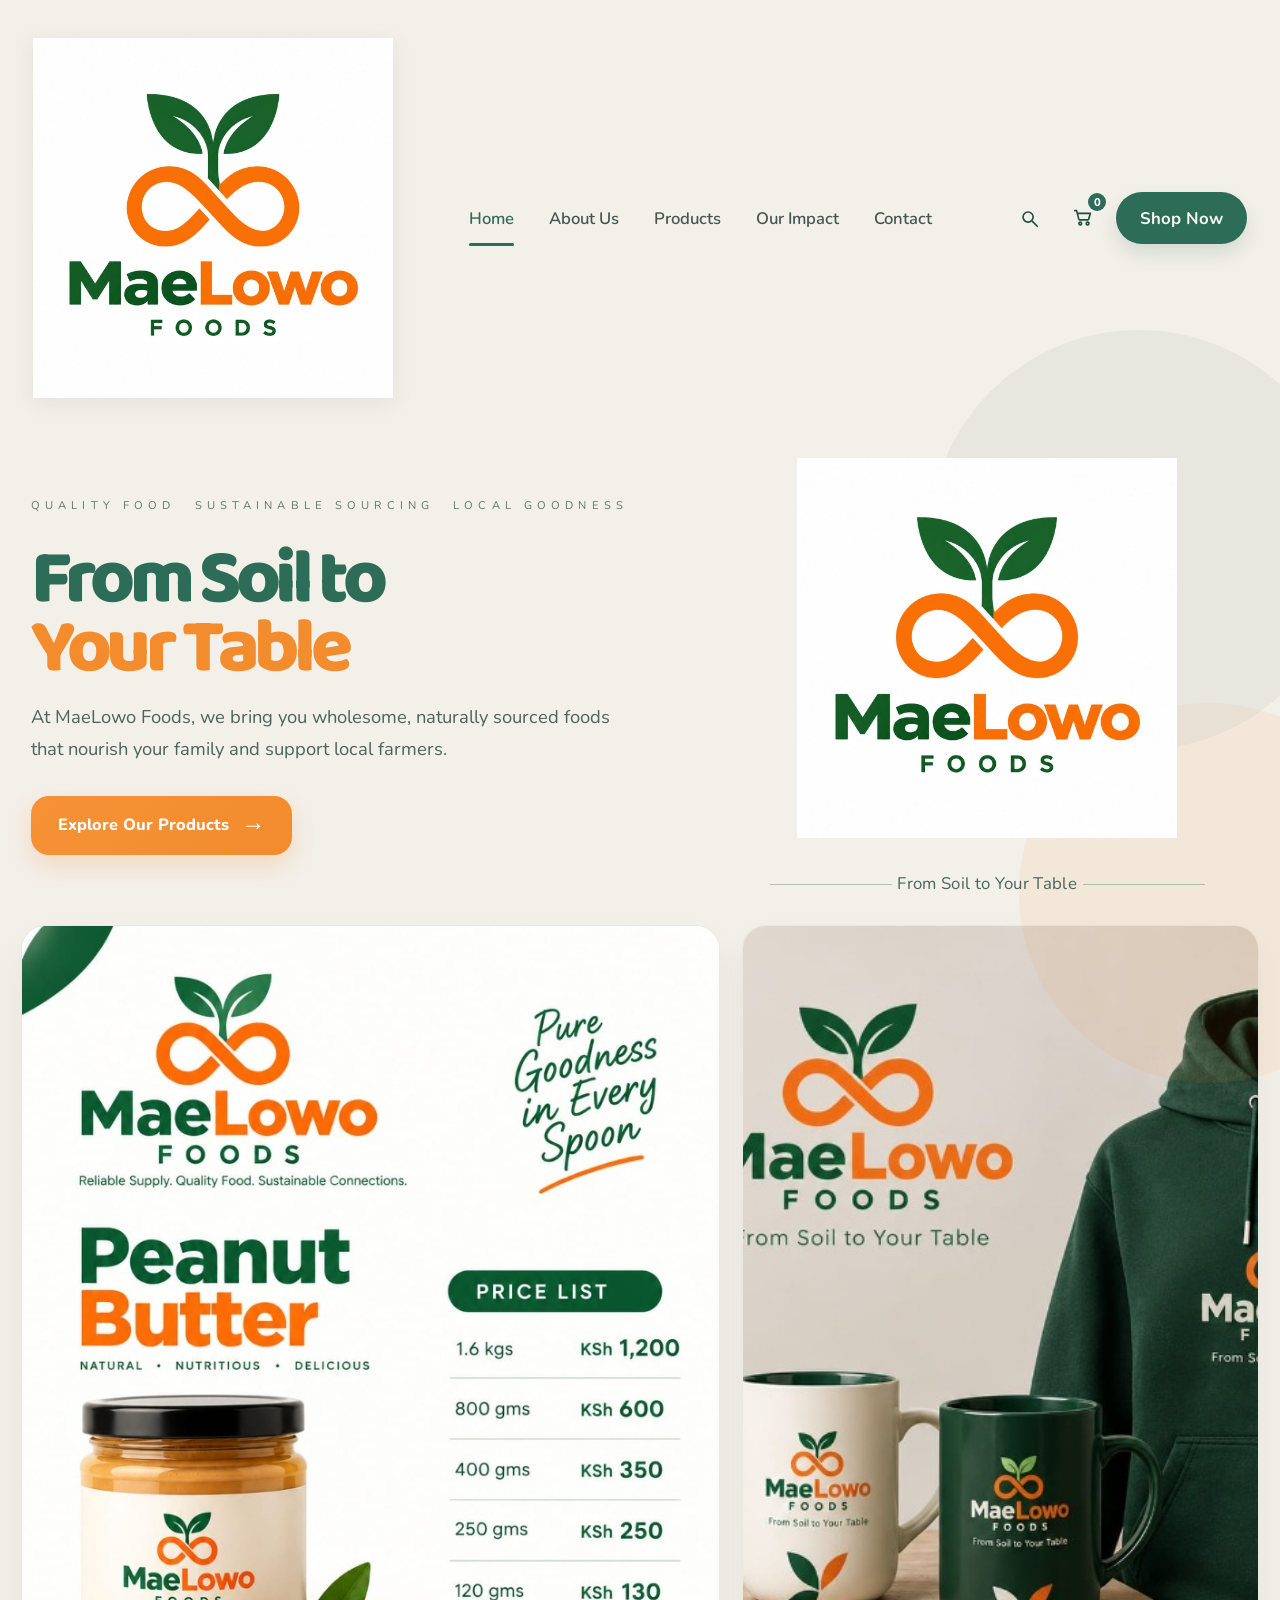
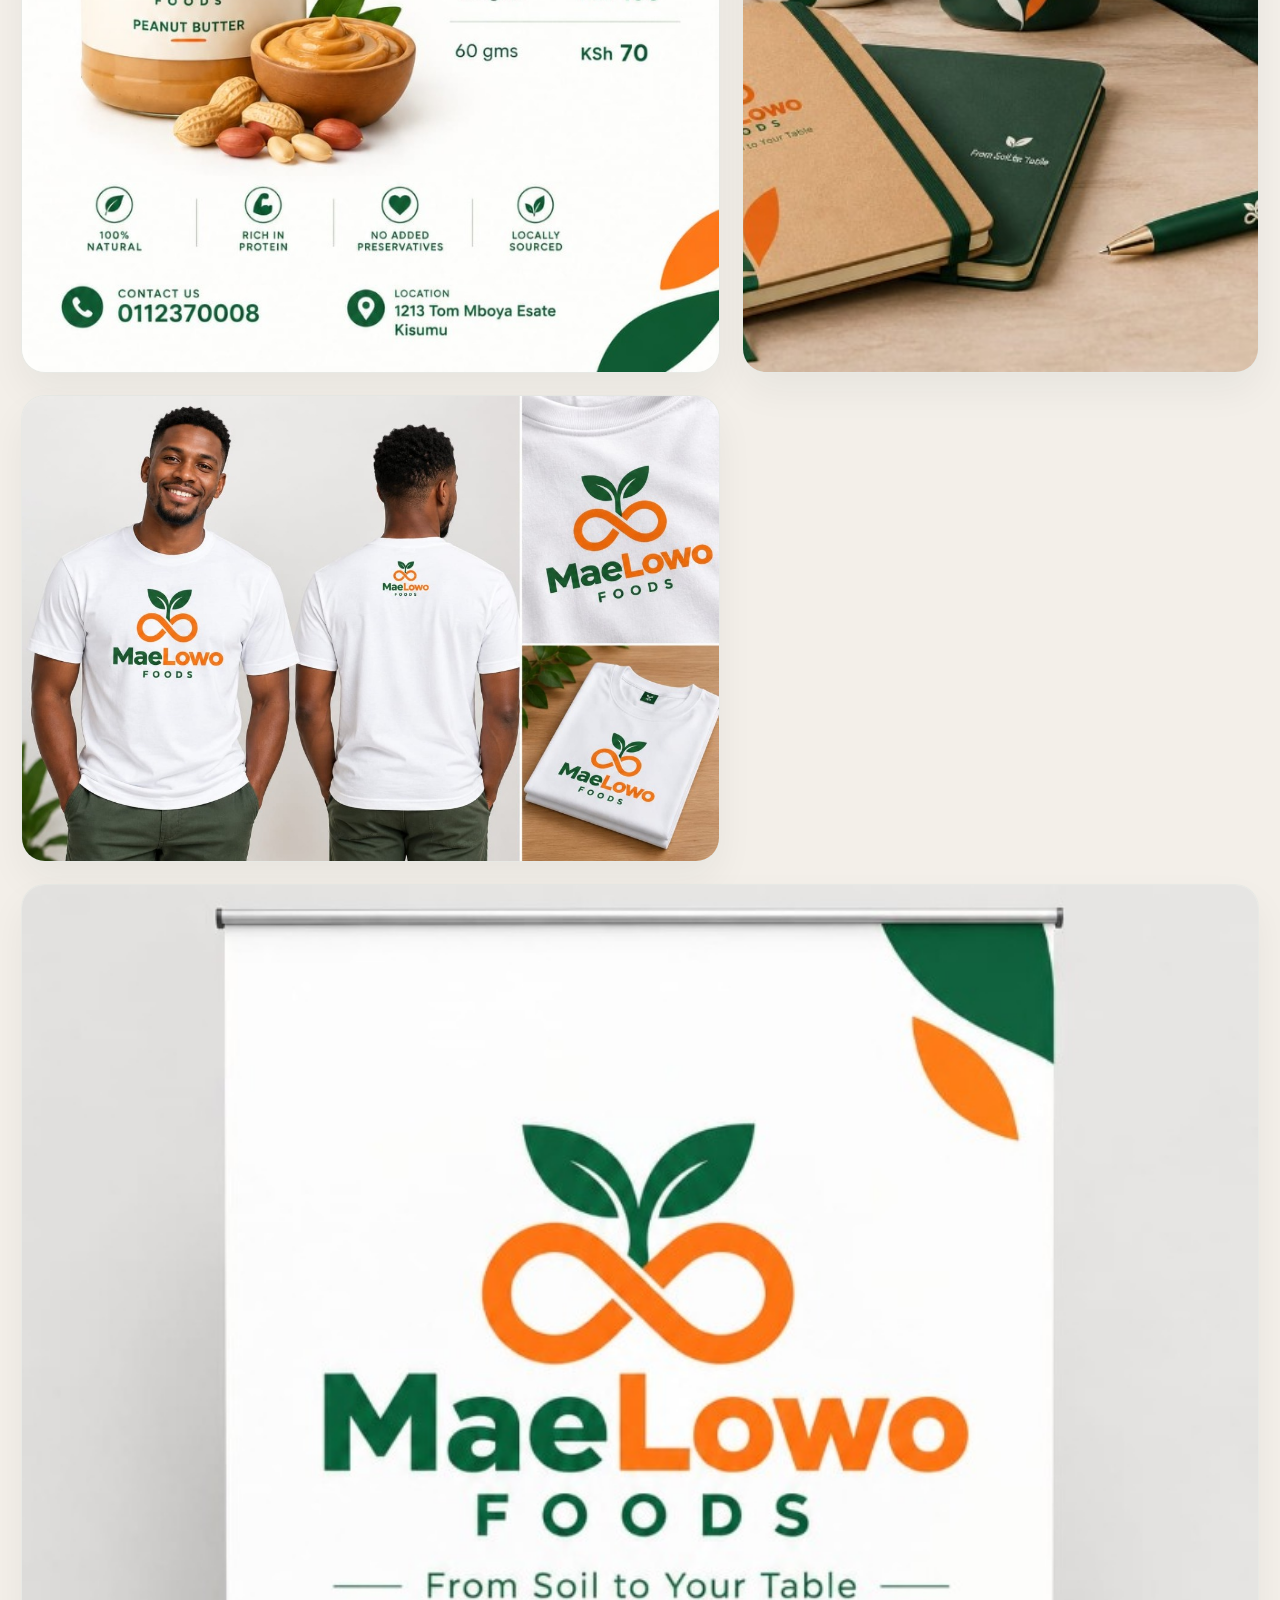
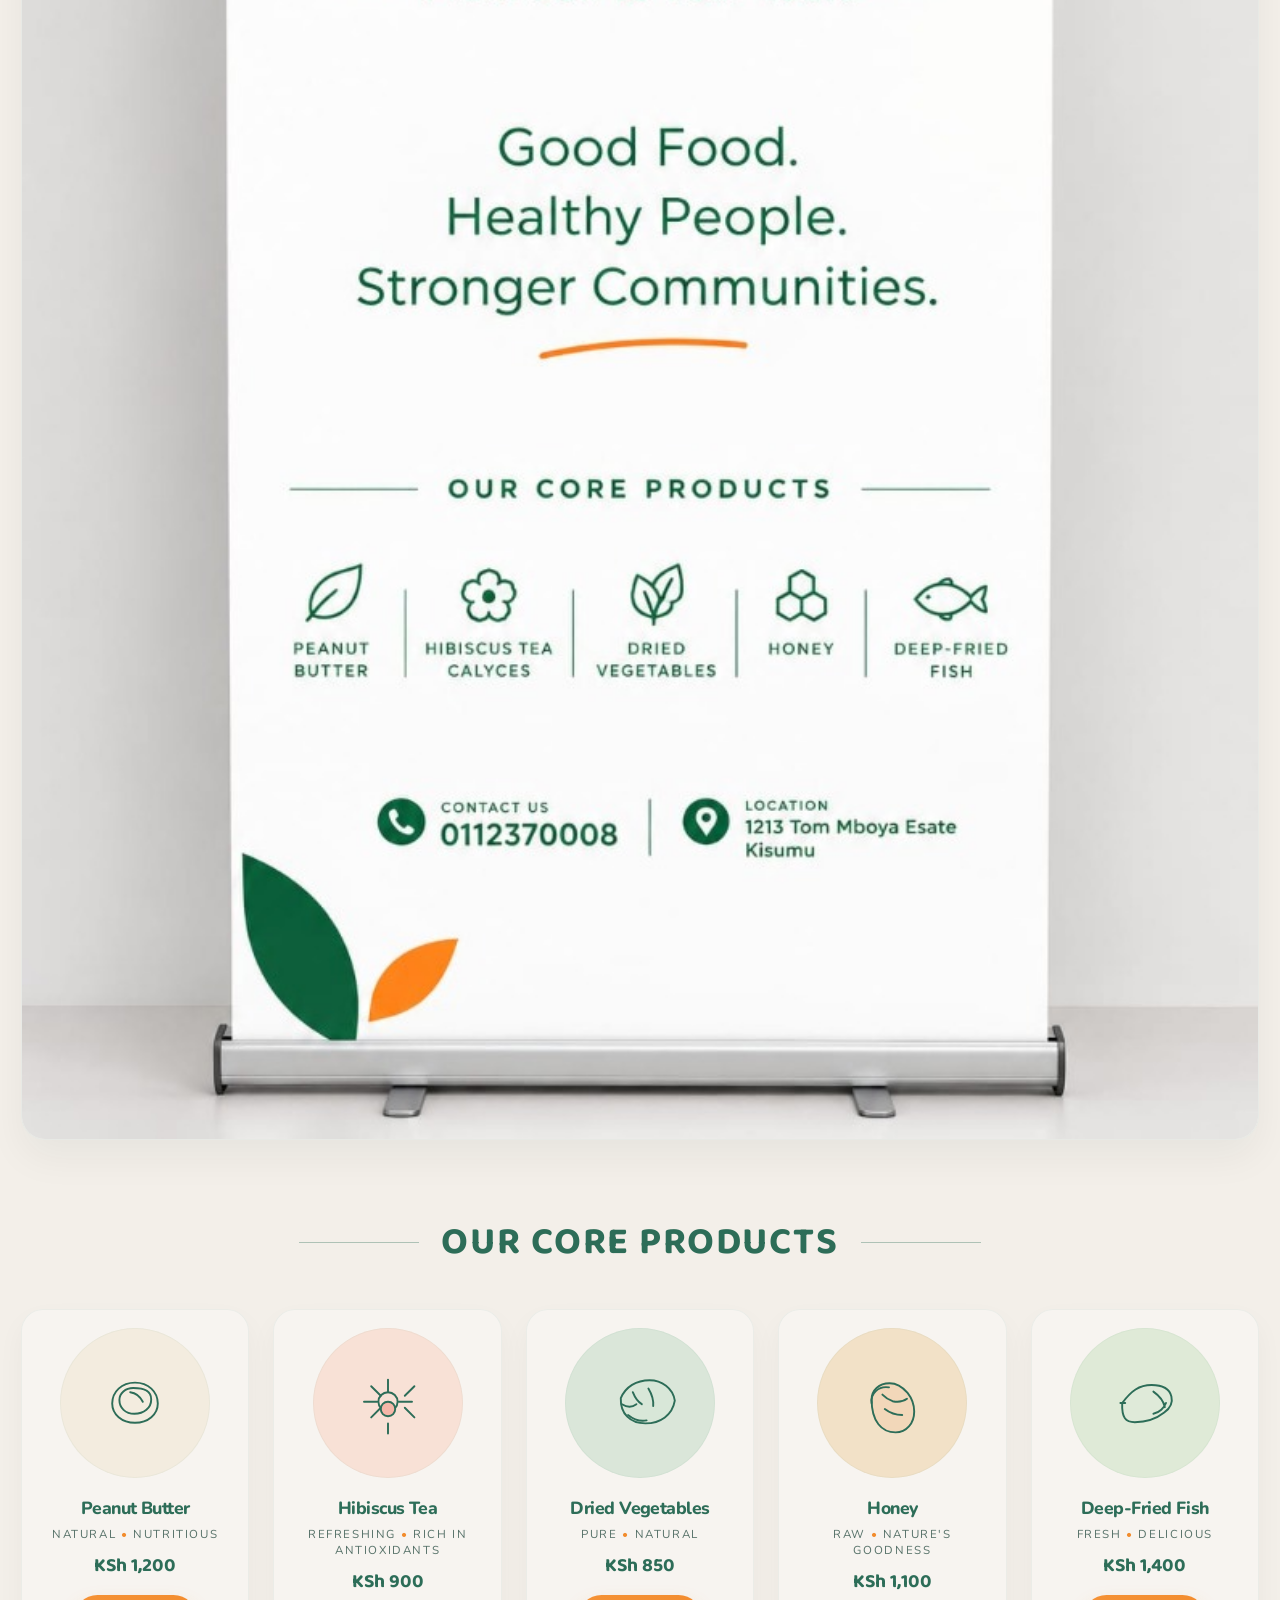
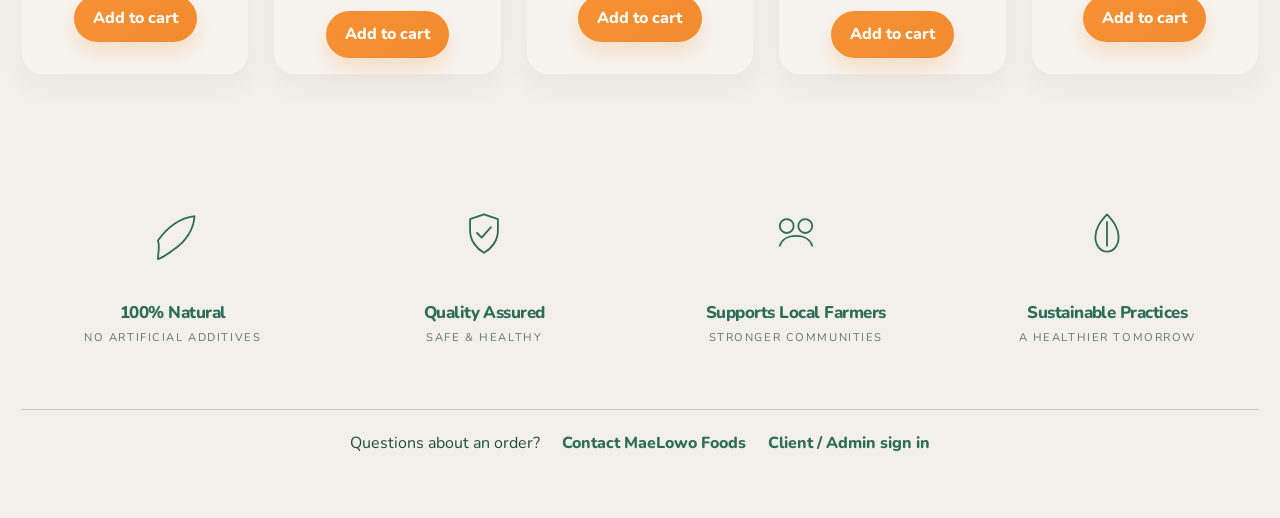
<file: index.html>
﻿<!DOCTYPE html>
<html lang="en">
  <head>
    <meta charset="UTF-8" />
    <meta name="viewport" content="width=device-width, initial-scale=1.0" />
    <title>MaeLowo Foods</title>
    <link rel="preconnect" href="https://fonts.googleapis.com" />
    <link rel="preconnect" href="https://fonts.gstatic.com" crossorigin />
    <link href="https://fonts.googleapis.com/css2?family=Baloo+2:wght@400;500;600;700;800&family=Nunito:wght@400;600;700;800&display=swap" rel="stylesheet" />
    <link rel="stylesheet" href="style.css" />
  </head>
  <body>
    <div class="page-shell">
      <header class="topbar">
        <div class="brand" aria-label="MaeLowo Foods logo">
          <img src="logo.jpeg" alt="MaeLowo Foods logo" class="brand-mark" />
        </div>

        <button class="menu-toggle" aria-label="Toggle menu" aria-expanded="false">
          <span></span><span></span><span></span>
        </button>

        <nav class="main-nav" aria-label="Main navigation">
          <a href="#" class="active">Home</a>
          <a href="#about">About Us</a>
          <a href="#products">Products</a>
          <a href="#impact">Our Impact</a>
          <a href="#contact">Contact</a>
        </nav>

        <div class="nav-actions">
          <button class="icon-button" aria-label="Search">
            <svg viewBox="0 0 24 24" aria-hidden="true"><circle cx="11" cy="11" r="5.5"></circle><path d="M16 16l5 5"></path></svg>
          </button>
          <button class="icon-button cart-button" aria-label="Cart">
            <svg viewBox="0 0 24 24" aria-hidden="true"><circle cx="9" cy="18" r="1.5"></circle><circle cx="17" cy="18" r="1.5"></circle><path d="M3 4h2l2.4 9.2a1 1 0 0 0 1 .8h8.8a1 1 0 0 0 1-.8L20 7H7"></path></svg>
            <span class="cart-count">0</span>
          </button>
          <a href="sign.html" class="cta-button">Shop Now</a>
        </div>
      </header>

      <main class="content">
        <section class="hero" id="about">
          <div class="hero-copy">
            <div class="micro-tags">
              <span>QUALITY FOOD</span>
              <span>SUSTAINABLE SOURCING</span>
              <span>LOCAL GOODNESS</span>
            </div>

            <h1>From Soil to<br /><span>Your Table</span></h1>

            <p>
              At MaeLowo Foods, we bring you wholesome, naturally sourced foods
              that nourish your family and support local farmers.
            </p>

            <a class="primary-btn" href="#products">Explore Our Products <span>→</span></a>
          </div>

          <div class="hero-brand-panel" aria-label="MaeLowo brand panel">
            <img src="logo.jpeg" alt="MaeLowo Foods logo" class="hero-mark" />

            <div class="brand-divider">
              <span>From Soil to Your Table</span>
            </div>
          </div>
        </section>

        <section class="showcase" aria-label="MaeLowo product showcase">
          <div class="showcase-card showcase-main">
            <img src="assets/images/peanut-poster.jpeg" alt="MaeLowo peanut butter product poster" />
          </div>
          <div class="showcase-card showcase-side">
            <img src="assets/images/merch-set.jpeg" alt="MaeLowo branded merchandise" />
          </div>
          <div class="showcase-card showcase-side alt">
            <img src="assets/images/tshirt-mockup.jpeg" alt="MaeLowo t-shirt mockup" />
          </div>
          <div class="showcase-card showcase-banner">
            <img src="assets/images/rollup-banner.jpeg" alt="MaeLowo banner mockup" />
          </div>
        </section>

        <section class="products" id="products">
          <div class="section-header">
            <span class="rule"></span>
            <h2>OUR CORE PRODUCTS</h2>
            <span class="rule"></span>
          </div>

          <div class="product-grid product-choices">
            <article class="product-item product-card" data-name="Peanut Butter" data-price="1200">
              <div class="product-icon peanut">
                <svg viewBox="0 0 120 120" aria-hidden="true">
                  <path d="M60 26c22 0 38 15 38 35 0 18-16 32-38 32-22 0-38-14-38-32 0-20 16-35 38-35Zm-3 9c-13 0-23 9-23 20 0 13 10 23 25 23 16 0 28-10 28-24 0-15-12-19-30-19Z"></path>
                  <path d="M52 42c9 1 17 8 21 16"></path>
                </svg>
              </div>
              <h3>Peanut Butter</h3>
              <p>NATURAL <span>•</span> NUTRITIOUS</p>
              <div class="price-row"><span>KSh 1,200</span></div>
              <button class="buy-btn" type="button">Add to cart</button>
            </article>

            <article class="product-item product-card" data-name="Hibiscus Tea" data-price="900">
              <div class="product-icon hibiscus">
                <svg viewBox="0 0 120 120" aria-hidden="true">
                  <g fill="none" stroke-linecap="round" stroke-linejoin="round">
                    <circle cx="60" cy="58" r="16"></circle>
                    <path d="M60 42V21M60 94v17M42 58H20M100 58h-22M48 48 32 32M88 48l16-16M48 68l-16 16M88 68l16 16"></path>
                    <path d="M60 82c-7 0-12-5-12-12s5-12 12-12 12 5 12 12-5 12-12 12Z" fill="#f5b6a8"></path>
                  </g>
                </svg>
              </div>
              <h3>Hibiscus Tea</h3>
              <p>REFRESHING <span>•</span> RICH IN ANTIOXIDANTS</p>
              <div class="price-row"><span>KSh 900</span></div>
              <button class="buy-btn" type="button">Add to cart</button>
            </article>

            <article class="product-item product-card" data-name="Dried Vegetables" data-price="850">
              <div class="product-icon vegetables">
                <svg viewBox="0 0 120 120" aria-hidden="true">
                  <path d="M28 52c8-19 26-30 48-30 20 0 39 13 42 34-4 24-24 38-49 38-25 0-42-16-41-42Z" fill="#d8e7d8"></path>
                  <path d="M30 62c8 5 16 6 24 0M48 42c4 10 8 16 15 20M74 36c6 10 9 17 8 29M40 80c10 8 21 11 31 9"></path>
                </svg>
              </div>
              <h3>Dried Vegetables</h3>
              <p>PURE <span>•</span> NATURAL</p>
              <div class="price-row"><span>KSh 850</span></div>
              <button class="buy-btn" type="button">Add to cart</button>
            </article>

            <article class="product-item product-card" data-name="Honey" data-price="1100">
              <div class="product-icon honey">
                <svg viewBox="0 0 120 120" aria-hidden="true">
                  <path d="M26 54c0-15 12-27 30-27 14 0 23 8 30 16 7 9 11 17 11 31 0 20-13 35-31 35-23 0-40-18-40-55Z" fill="#f2d7b9"></path>
                  <path d="M44 46c6 6 11 9 17 11 9 2 17 1 24-4"></path>
                  <path d="M48 70c9 7 19 10 29 10"></path>
                  <path d="M55 34c-18-3-31 11-29 26"></path>
                </svg>
              </div>
              <h3>Honey</h3>
              <p>RAW <span>•</span> NATURE'S GOODNESS</p>
              <div class="price-row"><span>KSh 1,100</span></div>
              <button class="buy-btn" type="button">Add to cart</button>
            </article>

            <article class="product-item product-card" data-name="Deep-Fried Fish" data-price="1400">
              <div class="product-icon fish">
                <svg viewBox="0 0 120 120" aria-hidden="true">
                  <path d="M22 60c15-20 28-30 49-30 24 0 31 11 33 19 2 8 0 18-12 27-15 12-30 16-49 16-15 0-22-7-21-32Z" fill="#dfead9"></path>
                  <path d="M74 41c10 7 17 15 19 26M74 78c10-2 18-10 21-18M27 60h-8"></path>
                </svg>
              </div>
              <h3>Deep-Fried Fish</h3>
              <p>FRESH <span>•</span> DELICIOUS</p>
              <div class="price-row"><span>KSh 1,400</span></div>
              <button class="buy-btn" type="button">Add to cart</button>
            </article>
          </div>
          <p class="catalog-message" id="catalog-message" role="status" hidden></p>
        </section>

        <aside class="cart-panel" id="cart-panel" aria-live="polite">
          <div class="cart-header">
            <h3>Your cart</h3>
            <button class="close-cart" type="button" aria-label="Close cart">×</button>
          </div>
          <ul class="cart-items" id="cart-items"></ul>
          <div class="cart-summary">
            <div class="summary-row"><span>Subtotal</span><strong id="subtotal">KSh 0</strong></div>
            <button class="checkout-btn" type="button">Checkout</button>
          </div>
        </aside>

        <section class="benefits" id="impact" aria-label="Our values">
          <div class="benefit-item">
            <div class="benefit-icon leaf">
              <svg viewBox="0 0 100 100" aria-hidden="true"><path d="M24 63c18-25 40-39 63-42-1 21-14 43-35 57-12 9-21 15-28 17 0-12 4-20 0-32Z"></path></svg>
            </div>
            <strong>100% Natural</strong>
            <span>No artificial additives</span>
          </div>

          <div class="benefit-item">
            <div class="benefit-icon badge">
              <svg viewBox="0 0 100 100" aria-hidden="true"><path d="M50 18l24 8v20c0 17-11 31-24 38-13-7-24-21-24-38V26l24-8Z"></path><path d="M38 50l8 8 16-18"></path></svg>
            </div>
            <strong>Quality Assured</strong>
            <span>Safe &amp; healthy</span>
          </div>

          <div class="benefit-item">
            <div class="benefit-icon people">
              <svg viewBox="0 0 100 100" aria-hidden="true"><circle cx="34" cy="38" r="12"></circle><circle cx="66" cy="38" r="12"></circle><path d="M22 72c3-10 13-17 28-17s25 7 28 17"></path></svg>
            </div>
            <strong>Supports Local Farmers</strong>
            <span>Stronger communities</span>
          </div>

          <div class="benefit-item">
            <div class="benefit-icon eco">
              <svg viewBox="0 0 100 100" aria-hidden="true"><path d="M50 18c12 13 20 24 20 39 0 15-9 25-20 25-11 0-20-10-20-25 0-15 8-26 20-39Zm0 13v41"></path></svg>
            </div>
            <strong>Sustainable Practices</strong>
            <span>A healthier tomorrow</span>
          </div>
        </section>
        <footer class="store-footer" id="contact">
          <span>Questions about an order?</span>
          <a href="mailto:owinocliff328@gmail.com">Contact MaeLowo Foods</a>
          <a href="sign.html">Client / Admin sign in</a>
        </footer>
      </main>
    </div>

    <script type="module" src="storefront.js"></script>
  </body>
</html>
</file>
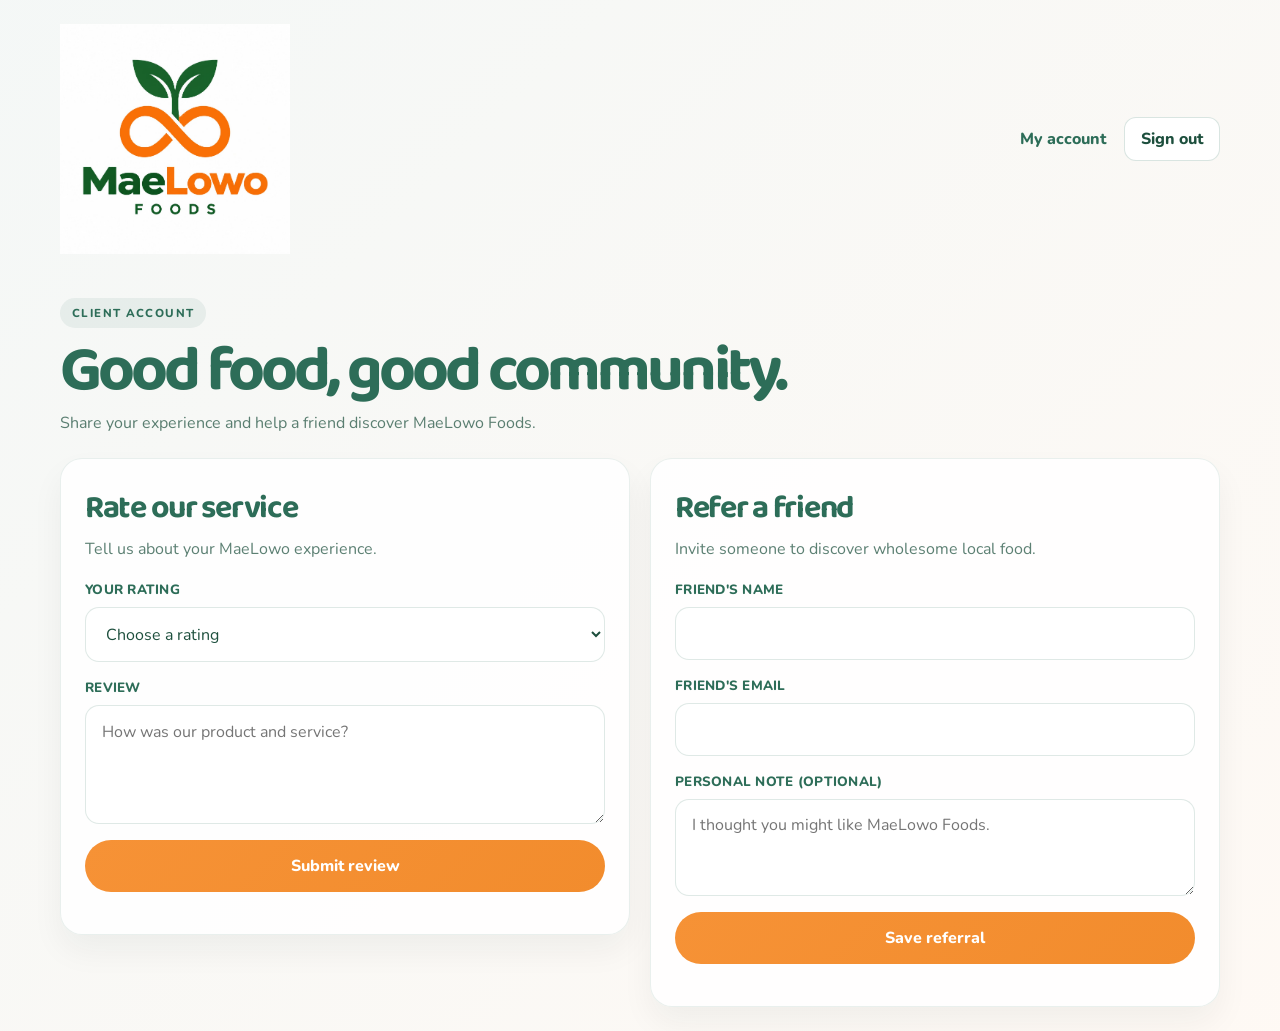
<file: account.html>
<!DOCTYPE html>
<html lang="en">
  <head>
    <meta charset="UTF-8" />
    <meta name="viewport" content="width=device-width, initial-scale=1.0" />
    <title>MaeLowo Foods | My Account</title>
    <link rel="preconnect" href="https://fonts.googleapis.com" />
    <link rel="preconnect" href="https://fonts.gstatic.com" crossorigin />
    <link href="https://fonts.googleapis.com/css2?family=Baloo+2:wght@400;500;600;700;800&family=Nunito:wght@400;600;700;800&display=swap" rel="stylesheet" />
    <link rel="stylesheet" href="style.css" />
  </head>
  <body class="portal-body">
    <main class="portal-shell">
      <header class="portal-header">
        <a href="index.html" class="portal-logo"><img src="logo.jpeg" alt="MaeLowo Foods home" /></a>
        <div class="portal-user">
          <span id="client-name">My account</span>
          <button class="outline-button" id="sign-out" type="button">Sign out</button>
        </div>
      </header>

      <section class="portal-intro">
        <span class="section-tag">Client account</span>
        <h1>Good food, good community.</h1>
        <p>Share your experience and help a friend discover MaeLowo Foods.</p>
      </section>

      <div class="portal-grid">
        <section class="portal-card">
          <h2>Rate our service</h2>
          <p>Tell us about your MaeLowo experience.</p>
          <form id="review-form" class="portal-form">
            <div class="field">
              <label for="rating">Your rating</label>
              <select id="rating" required>
                <option value="">Choose a rating</option>
                <option value="5">5 — Excellent</option>
                <option value="4">4 — Very good</option>
                <option value="3">3 — Good</option>
                <option value="2">2 — Fair</option>
                <option value="1">1 — Needs improvement</option>
              </select>
            </div>
            <div class="field">
              <label for="review">Review</label>
              <textarea id="review" rows="4" minlength="5" maxlength="2000" required placeholder="How was our product and service?"></textarea>
            </div>
            <button class="primary auth-btn" type="submit">Submit review</button>
          </form>
          <p class="portal-message" id="review-message" role="status" aria-live="polite" hidden></p>
          <div class="portal-list" id="my-reviews"></div>
        </section>

        <section class="portal-card">
          <h2>Refer a friend</h2>
          <p>Invite someone to discover wholesome local food.</p>
          <form id="referral-form" class="portal-form">
            <div class="field">
              <label for="friend-name">Friend's name</label>
              <input id="friend-name" type="text" maxlength="120" required />
            </div>
            <div class="field">
              <label for="friend-email">Friend's email</label>
              <input id="friend-email" type="email" required />
            </div>
            <div class="field">
              <label for="referral-message">Personal note (optional)</label>
              <textarea id="referral-message" rows="3" maxlength="500" placeholder="I thought you might like MaeLowo Foods."></textarea>
            </div>
            <button class="primary auth-btn" type="submit">Save referral</button>
          </form>
          <p class="portal-message" id="referral-message-status" role="status" aria-live="polite" hidden></p>
          <div class="portal-list" id="my-referrals"></div>
        </section>
      </div>
      <p class="portal-message portal-global-message" id="portal-message" role="status" aria-live="polite" hidden></p>
    </main>
    <script type="module" src="account.js"></script>
  </body>
</html>
</file>
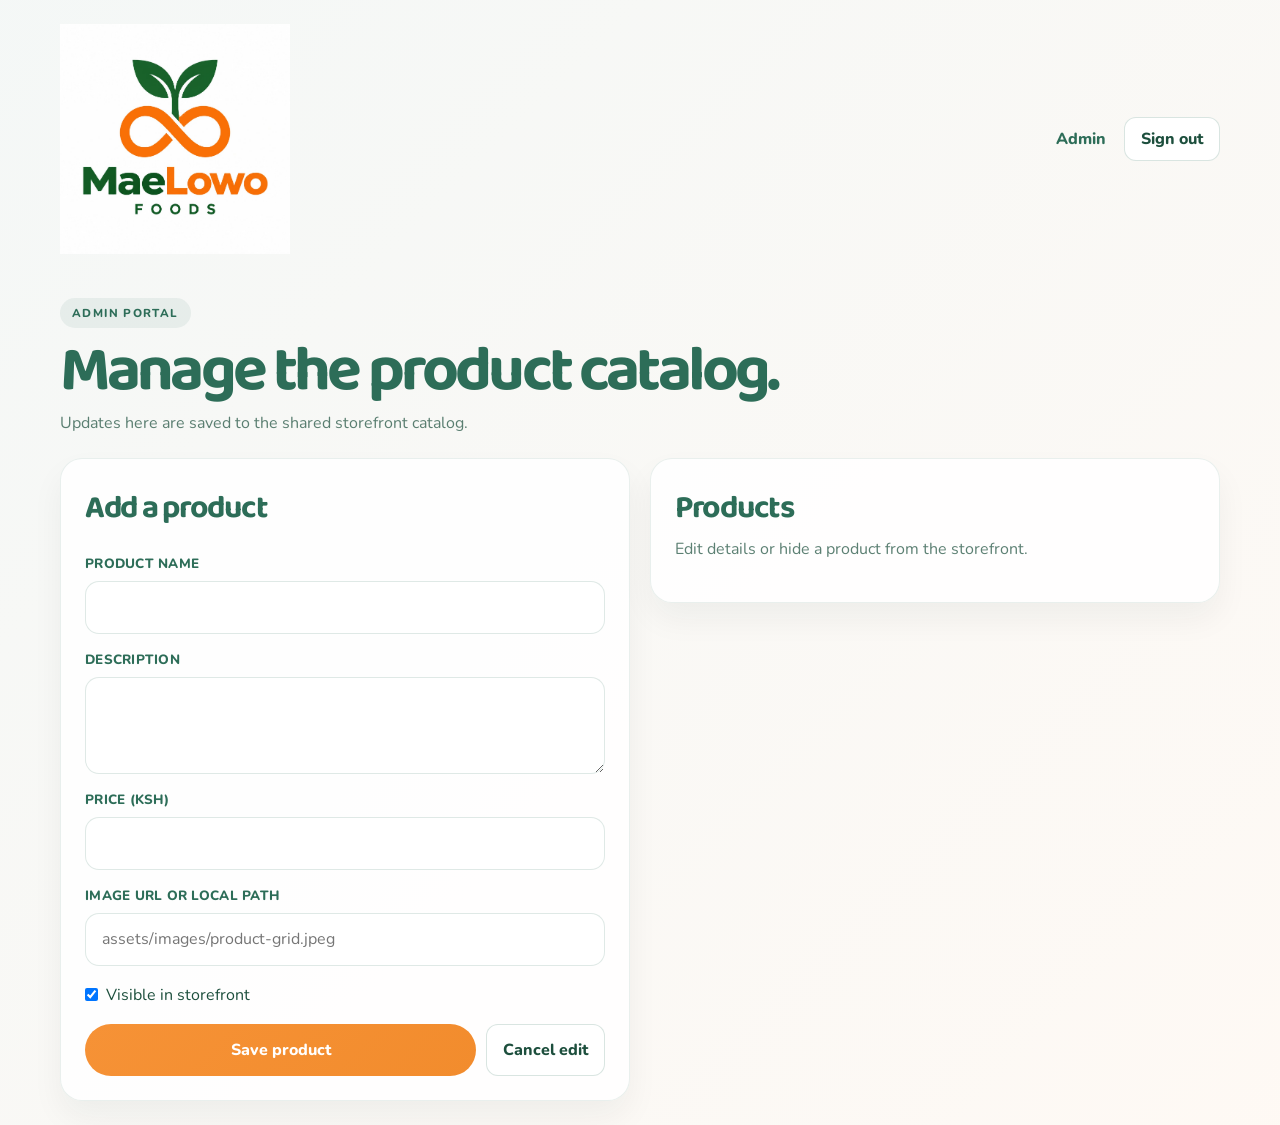
<file: admin.html>
<!DOCTYPE html>
<html lang="en">
  <head>
    <meta charset="UTF-8" />
    <meta name="viewport" content="width=device-width, initial-scale=1.0" />
    <title>MaeLowo Foods | Admin</title>
    <link rel="preconnect" href="https://fonts.googleapis.com" />
    <link rel="preconnect" href="https://fonts.gstatic.com" crossorigin />
    <link href="https://fonts.googleapis.com/css2?family=Baloo+2:wght@400;500;600;700;800&family=Nunito:wght@400;600;700;800&display=swap" rel="stylesheet" />
    <link rel="stylesheet" href="style.css" />
  </head>
  <body class="portal-body">
    <main class="portal-shell">
      <header class="portal-header">
        <a href="index.html" class="portal-logo"><img src="logo.jpeg" alt="MaeLowo Foods home" /></a>
        <div class="portal-user">
          <span id="admin-name">Admin</span>
          <button class="outline-button" id="sign-out" type="button">Sign out</button>
        </div>
      </header>

      <section class="portal-intro">
        <span class="section-tag">Admin portal</span>
        <h1>Manage the product catalog.</h1>
        <p>Updates here are saved to the shared storefront catalog.</p>
      </section>

      <div class="admin-layout">
        <section class="portal-card">
          <h2 id="product-form-title">Add a product</h2>
          <form id="product-form" class="portal-form">
            <input id="product-id" type="hidden" />
            <div class="field">
              <label for="product-name">Product name</label>
              <input id="product-name" type="text" maxlength="120" required />
            </div>
            <div class="field">
              <label for="product-description">Description</label>
              <textarea id="product-description" rows="3" maxlength="1000"></textarea>
            </div>
            <div class="field">
              <label for="product-price">Price (KSh)</label>
              <input id="product-price" type="number" min="0" step="1" required />
            </div>
            <div class="field">
              <label for="product-image">Image URL or local path</label>
              <input id="product-image" type="text" maxlength="500" placeholder="assets/images/product-grid.jpeg" />
            </div>
            <label class="checkbox-row product-active"><input id="product-active" type="checkbox" checked /> <span>Visible in storefront</span></label>
            <div class="form-actions">
              <button class="primary auth-btn" type="submit" id="save-product">Save product</button>
              <button class="outline-button" type="reset" id="cancel-edit" hidden>Cancel edit</button>
            </div>
          </form>
        </section>

        <section class="portal-card">
          <h2>Products</h2>
          <p>Edit details or hide a product from the storefront.</p>
          <div class="catalog-message" id="admin-message" role="status" aria-live="polite" hidden></div>
          <div class="admin-product-list" id="admin-product-list"></div>
        </section>
      </div>
    </main>
    <script type="module" src="admin.js"></script>
  </body>
</html>
</file>
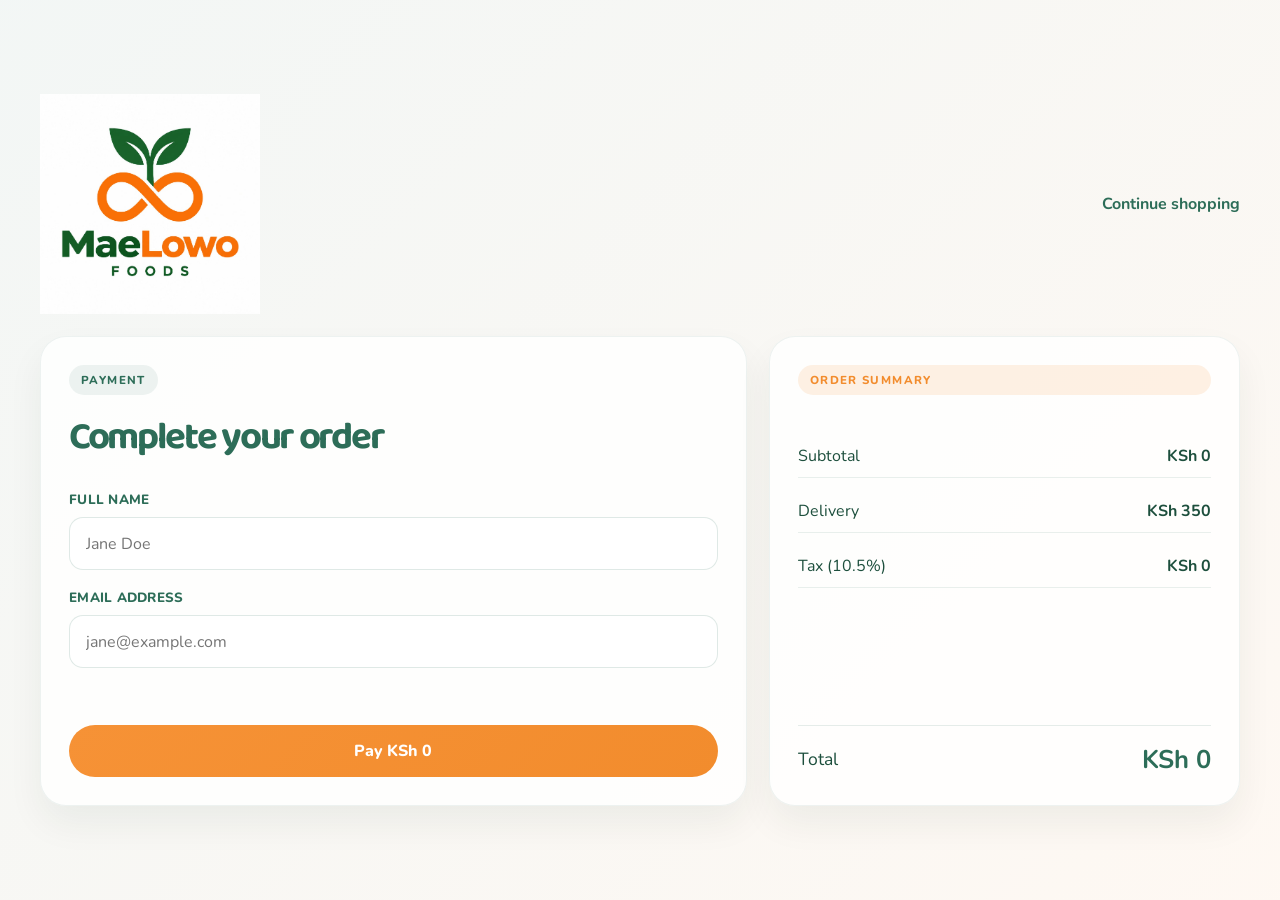
<file: payment.html>
<!DOCTYPE html>
<html lang="en">
  <head>
    <meta charset="UTF-8" />
    <meta name="viewport" content="width=device-width, initial-scale=1.0" />
    <title>MaeLowo Foods | Payment</title>
    <link rel="preconnect" href="https://fonts.googleapis.com" />
    <link rel="preconnect" href="https://fonts.gstatic.com" crossorigin />
    <link href="https://fonts.googleapis.com/css2?family=Baloo+2:wght@400;500;600;700;800&family=Nunito:wght@400;600;700;800&display=swap" rel="stylesheet" />
    <link rel="stylesheet" href="style.css" />
  </head>
  <body class="payment-body">
    <div class="checkout-shell">
      <header class="checkout-header">
        <div class="brand-inline">
          <img src="logo.jpeg" alt="MaeLowo Foods logo" />
        </div>
        <a href="index.html" class="back-link">Continue shopping</a>
      </header>

      <main class="checkout-grid">
        <section class="checkout-panel payment-panel">
          <div class="section-tag">Payment</div>
          <h1>Complete your order</h1>

          <form class="payment-form">
            <div class="field">
              <label for="full-name">Full name</label>
              <input id="full-name" type="text" placeholder="Jane Doe" autocomplete="name" required />
            </div>
            <div class="field">
              <label for="email-address">Email address</label>
              <input id="email-address" type="email" placeholder="jane@example.com" autocomplete="email" readonly required />
            </div>

            <input id="amount" type="hidden" value="0" />
            <p class="payment-status" id="payment-status" role="status" aria-live="polite"></p>
            <button class="primary auth-btn" id="payButton" type="submit">Pay KSh 0</button>
          </form>
        </section>

        <aside class="checkout-panel summary-panel">
          <div class="section-tag alt">Order summary</div>
          <ul class="checkout-items" id="checkout-items"></ul>

          <div class="summary-list">
            <div class="summary-row"><span>Subtotal</span><strong id="checkout-subtotal">KSh 0</strong></div>
            <div class="summary-row"><span>Delivery</span><strong>KSh 350</strong></div>
            <div class="summary-row"><span>Tax (10.5%)</span><strong id="checkout-tax">KSh 0</strong></div>
          </div>

          <div class="summary-total">
            <span>Total</span>
            <strong id="checkout-total">KSh 0</strong>
          </div>
        </aside>
      </main>
    </div>

    <script src="https://js.paystack.co/v1/inline.js"></script>
    <script type="module">
      import { getProfile, isSupabaseConfigured, showMessage, supabase } from './supabase-client.js';

      document.addEventListener('DOMContentLoaded', async function() {
        const paymentForm = document.querySelector('.payment-form');
        const payButton = document.getElementById('payButton');
        const amountInput = document.getElementById('amount');
        const emailInput = document.getElementById('email-address');
        const customerNameInput = document.getElementById('full-name');
        const status = document.getElementById('payment-status');
        const checkoutItems = document.getElementById('checkout-items');
        const subtotalElement = document.getElementById('checkout-subtotal');
        const taxElement = document.getElementById('checkout-tax');
        const totalElement = document.getElementById('checkout-total');
        const deliveryFee = 350;
        const taxRate = 0.105;
        let paymentCompleted = false;

        function formatPrice(value) {
          return `KSh ${Number(value).toLocaleString()}`;
        }

        function readCart() {
          try {
            const savedCart = JSON.parse(localStorage.getItem('maelowo-cart') || '[]');
            if (!Array.isArray(savedCart)) return [];
            return savedCart.filter((item) =>
              item &&
              typeof item.name === 'string' &&
              Number.isFinite(item.price) &&
              Number.isInteger(item.qty) &&
              item.qty > 0
            );
          } catch (error) {
            console.error('Unable to read the saved cart for checkout.', error);
            status.textContent = 'We could not load your cart. Return to the shop and try again.';
            return [];
          }
        }

        if (!isSupabaseConfigured) {
          showMessage(status, 'Checkout requires Supabase configuration. See SUPABASE_SETUP.md.', true);
          payButton.disabled = true;
          return;
        }

        const { data: { session }, error: sessionError } = await supabase.auth.getSession();
        if (sessionError) {
          showMessage(status, sessionError.message, true);
          payButton.disabled = true;
          return;
        }
        if (!session) {
          window.location.replace('sign.html?next=payment.html');
          return;
        }
        if (!session.user.email) {
          showMessage(status, 'Your signed-in account has no email address. Add one to your account before checkout.', true);
          payButton.disabled = true;
          return;
        }
        emailInput.value = session.user.email;

        try {
          const profile = await getProfile(session.user.id);
          if (profile.role === 'admin') {
            showMessage(status, 'Admin accounts cannot place customer orders. Sign in with a client account.', true);
            payButton.disabled = true;
            return;
          }
        } catch (error) {
          showMessage(status, error.message || 'Could not verify your client account.', true);
          payButton.disabled = true;
          return;
        }

        let cart = readCart();
        if (cart.length) {
          try {
            const { data: products, error } = await supabase
              .from('products')
              .select('id, name, price, active')
              .eq('active', true);
            if (error) throw error;

            const verifiedCart = cart.map((item) => {
              const product = products.find((entry) => entry.id === item.id) ||
                products.find((entry) => entry.name === item.name);
              if (!product) return null;
              return { id: product.id, name: product.name, price: Number(product.price), qty: item.qty };
            });
            if (verifiedCart.some((item) => item === null)) {
              showMessage(status, 'One or more cart products are no longer available. Return to the shop and update your cart.', true);
              payButton.disabled = true;
              return;
            }
            cart = verifiedCart;
            localStorage.setItem('maelowo-cart', JSON.stringify(cart));
          } catch (error) {
            console.error('Unable to verify checkout products.', error);
            showMessage(status, 'We could not verify current product prices. Return to the shop and try again.', true);
            payButton.disabled = true;
            return;
          }
        }

        const subtotal = cart.reduce((sum, item) => sum + item.price * item.qty, 0);
        const tax = Math.round(subtotal * taxRate);
        const total = cart.length ? subtotal + tax + deliveryFee : 0;
        amountInput.value = String(total);
        subtotalElement.textContent = formatPrice(subtotal);
        taxElement.textContent = formatPrice(tax);
        totalElement.textContent = formatPrice(total);
        payButton.textContent = `Pay ${formatPrice(total)}`;
        payButton.disabled = cart.length === 0;

        if (cart.length) {
          cart.forEach((item) => {
            const line = document.createElement('li');
            const description = document.createElement('span');
            description.textContent = `${item.name} × ${item.qty}`;
            const linePrice = document.createElement('strong');
            linePrice.textContent = formatPrice(item.price * item.qty);
            line.append(description, linePrice);
            checkoutItems.appendChild(line);
          });
        } else {
          const emptyMessage = document.createElement('li');
          emptyMessage.textContent = 'Your cart is empty. Return to the shop to add products.';
          checkoutItems.appendChild(emptyMessage);
          status.textContent = 'Your cart is empty. Return to the shop to add products before paying.';
        }

        paymentForm.addEventListener('submit', function(event) {
          event.preventDefault();
          if (!paymentForm.reportValidity()) return;

          if (!cart.length) {
            status.textContent = 'Your cart is empty. Return to the shop to add products before paying.';
            return;
          }

          if (!window.PaystackPop) {
            status.textContent = 'Payment could not start. Please check your connection and try again.';
            return;
          }

          const amountInKSh = Number(amountInput.value);
          if (!Number.isFinite(amountInKSh) || amountInKSh <= 0) {
            status.textContent = 'The order total is invalid. Please return to your cart.';
            return;
          }

          paymentCompleted = false;
          status.textContent = '';
          const handler = window.PaystackPop.setup({
            key: 'pk_live_10a548b4501caa4b4971002a957f26bc43b11acb',
            email: emailInput.value.trim(),
            amount: Math.round(amountInKSh * 100),
            currency: 'KES',
            ref: 'MAELOWO_' + Date.now(),
            label: 'MaeLowo Foods order',
            metadata: {
              custom_fields: [
                {
                  display_name: 'Customer name',
                  variable_name: 'customer_name',
                  value: customerNameInput.value.trim()
                }
              ]
            },
            callback: async function(response) {
              payButton.disabled = true;
              status.textContent = 'Payment received. Verifying your order securely...';
              try {
                const { data, error } = await supabase.functions.invoke('verify-paystack-payment', {
                  body: {
                    reference: response.reference,
                    items: cart.map((item) => ({ id: item.id, qty: item.qty }))
                  }
                });
                if (error) throw error;
                if (!data?.verified || !data.orderId) {
                  throw new Error('The payment provider could not confirm this order. Keep your payment reference and contact the store.');
                }
                localStorage.removeItem('maelowo-cart');
                paymentCompleted = true;
                status.textContent = `Payment verified. Order ${data.orderId} is confirmed. Reference: ${response.reference}.`;
              } catch (error) {
                console.error('Payment succeeded but server-side order verification failed.', error);
                status.textContent = `Payment was received, but order confirmation is still pending. Keep reference ${response.reference} and contact the store. ${error.message || ''}`;
              } finally {
                payButton.disabled = false;
              }
            },
            onClose: function() {
              if (!paymentCompleted) {
                status.textContent = 'Payment was not completed. You can try again.';
              }
            }
          });

          handler.openIframe();
        });
      });
    </script>
  </body>
</html>
</file>
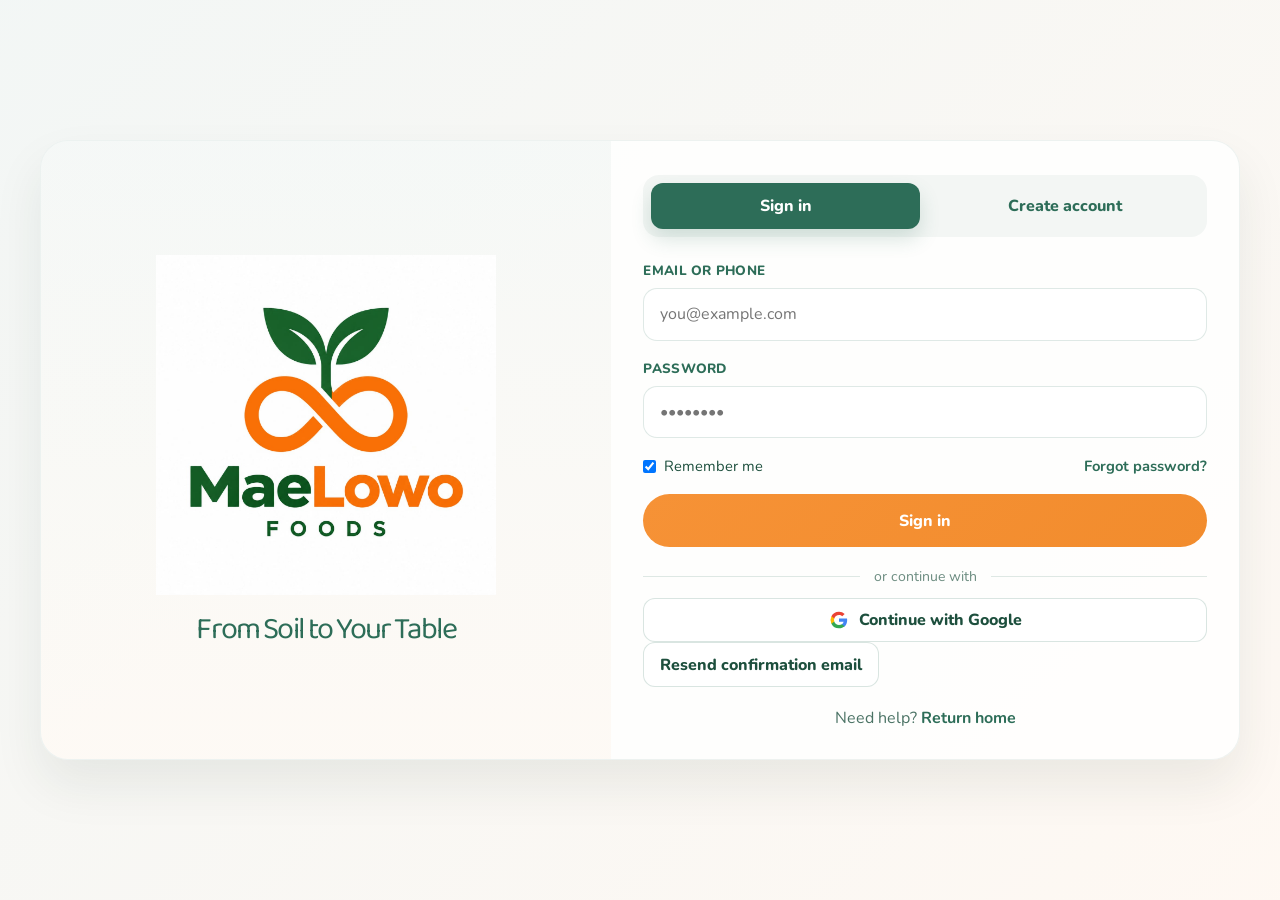
<file: sign.html>
<!DOCTYPE html>
<html lang="en">
  <head>
    <meta charset="UTF-8" />
    <meta name="viewport" content="width=device-width, initial-scale=1.0" />
    <title>MaeLowo Foods | Sign In</title>
    <link rel="preconnect" href="https://fonts.googleapis.com" />
    <link rel="preconnect" href="https://fonts.gstatic.com" crossorigin />
    <link href="https://fonts.googleapis.com/css2?family=Baloo+2:wght@400;500;600;700;800&family=Nunito:wght@400;600;700;800&display=swap" rel="stylesheet" />
    <link rel="stylesheet" href="style.css" />
  </head>
  <body class="auth-body">
    <div class="auth-shell">
      <div class="auth-card">
        <div class="auth-branding">
          <img src="logo.jpeg" alt="MaeLowo Foods logo" class="auth-logo" />
          <p>From Soil to Your Table</p>
        </div>

        <div class="auth-panel">
          <div class="tab-buttons" aria-label="Authentication tabs">
            <button class="tab-btn active" data-tab="login" type="button">Sign in</button>
            <button class="tab-btn" data-tab="signup" type="button">Create account</button>
          </div>

          <form class="auth-form active" id="login-form">
            <div class="field">
              <label for="login-email">Email or phone</label>
              <input id="login-email" type="email" placeholder="you@example.com" autocomplete="email" required />
            </div>
            <div class="field">
              <label for="login-password">Password</label>
              <input id="login-password" type="password" placeholder="••••••••" autocomplete="current-password" required />
            </div>
            <div class="helper-row">
              <label class="checkbox-row"><input type="checkbox" checked /> <span>Remember me</span></label>
              <button class="text-button" id="forgot-password" type="button">Forgot password?</button>
            </div>
            <button class="primary auth-btn" type="submit">Sign in</button>
          </form>

          <form class="auth-form" id="signup-form">
            <div class="field-grid">
              <div class="field">
                <label for="first-name">First name</label>
                <input id="first-name" type="text" placeholder="Jane" autocomplete="given-name" required />
              </div>
              <div class="field">
                <label for="last-name">Last name</label>
                <input id="last-name" type="text" placeholder="Doe" autocomplete="family-name" required />
              </div>
            </div>
            <div class="field">
              <label for="signup-email">Email</label>
              <input id="signup-email" type="email" placeholder="you@example.com" autocomplete="email" required />
            </div>
            <div class="field">
              <label for="signup-phone">Phone</label>
              <input id="signup-phone" type="tel" placeholder="+254 7xx xxx xxx" autocomplete="tel" />
            </div>
            <div class="field">
              <label for="signup-password">Password</label>
              <input id="signup-password" type="password" placeholder="At least 8 characters" autocomplete="new-password" minlength="8" required />
            </div>
            <button class="primary auth-btn" type="submit">Create account</button>
          </form>

          <div class="auth-divider"><span>or continue with</span></div>
          <button class="google-btn" id="google-sign-in" type="button">
            <svg viewBox="0 0 48 48" aria-hidden="true"><path fill="#4285F4" d="M43.6 24.5c0-1.4-.1-2.8-.4-4.1H24v7.8h11a9.4 9.4 0 0 1-4.1 6.2v5.1h6.6c3.9-3.6 6.1-8.8 6.1-15Z"/><path fill="#34A853" d="M24 44c5.5 0 10.1-1.8 13.5-4.9l-6.6-5.1c-1.8 1.2-4.1 2-6.9 2-5.3 0-9.8-3.6-11.4-8.4H5.8v5.3A20 20 0 0 0 24 44Z"/><path fill="#FBBC05" d="M12.6 27.6a12 12 0 0 1 0-7.2v-5.3H5.8a20 20 0 0 0 0 17.8l6.8-5.3Z"/><path fill="#EA4335" d="M24 12c3 0 5.7 1 7.8 3.1l5.8-5.8A19.4 19.4 0 0 0 24 4 20 20 0 0 0 5.8 15.1l6.8 5.3C14.2 15.6 18.7 12 24 12Z"/></svg>
            Continue with Google
          </button>
          <button class="outline-button resend-confirmation" id="resend-confirmation" type="button" hidden>
            Resend confirmation email
          </button>
          <p class="auth-message" id="auth-message" role="status" aria-live="polite" hidden></p>
          <p class="auth-footer">Need help? <a href="index.html">Return home</a></p>
        </div>
      </div>
    </div>

    <script type="module">
      import { getProfile, isSupabaseConfigured, showMessage, supabase } from './supabase-client.js';

      const tabButtons = document.querySelectorAll('.tab-btn');
      const forms = document.querySelectorAll('.auth-form');
      const message = document.getElementById('auth-message');
      const submitButtons = document.querySelectorAll('.auth-btn');
      const resendButton = document.getElementById('resend-confirmation');
      let pendingConfirmationEmail = '';

      async function routeUser(user) {
        const profile = await getProfile(user.id);
        const nextPage = new URLSearchParams(window.location.search).get('next');
        const clientDestination = nextPage === 'payment.html' ? 'payment.html' : 'account.html';
        window.location.replace(profile.role === 'admin' ? 'admin.html' : clientDestination);
      }

      const signInRedirect = window.location.origin + '/sign.html' + window.location.search;

      function ensureSupabase() {
        if (isSupabaseConfigured) return true;
        showMessage(message, 'Sign-in is not configured yet. Follow SUPABASE_SETUP.md to connect this site.', true);
        return false;
      }

      if (!isSupabaseConfigured) {
        showMessage(message, 'Connect this site to Supabase to enable secure client and admin sign-in.', true);
      } else {
        supabase.auth.getSession().then(({ data, error }) => {
          if (error) {
            showMessage(message, error.message, true);
            return;
          }
          if (data.session) routeUser(data.session.user).catch((profileError) => showMessage(message, profileError.message, true));
        });
      }

      tabButtons.forEach((button) => {
        button.addEventListener('click', () => {
          tabButtons.forEach((btn) => btn.classList.toggle('active', btn === button));
          const target = button.dataset.tab;
          forms.forEach((form) => {
            form.classList.toggle('active', form.id === `${target}-form`);
          });
        });
      });

      document.getElementById('login-form').addEventListener('submit', async (event) => {
        event.preventDefault();
        if (!ensureSupabase()) return;
        const button = event.currentTarget.querySelector('[type="submit"]');
        button.disabled = true;
        showMessage(message, '');
        try {
          const { data, error } = await supabase.auth.signInWithPassword({
            email: document.getElementById('login-email').value.trim(),
            password: document.getElementById('login-password').value
          });
          if (error) throw error;
          await routeUser(data.user);
        } catch (error) {
          showMessage(message, error.message || 'Sign-in failed. Try again.', true);
        } finally {
          button.disabled = false;
        }
      });

      document.getElementById('signup-form').addEventListener('submit', async (event) => {
        event.preventDefault();
        if (!ensureSupabase()) return;
        const button = event.currentTarget.querySelector('[type="submit"]');
        button.disabled = true;
        showMessage(message, '');
        const fullName = `${document.getElementById('first-name').value.trim()} ${document.getElementById('last-name').value.trim()}`.trim();
        try {
          const { data, error } = await supabase.auth.signUp({
            email: document.getElementById('signup-email').value.trim(),
            password: document.getElementById('signup-password').value,
            options: {
              data: { full_name: fullName },
              emailRedirectTo: signInRedirect
            }
          });
          if (error) throw error;
          if (data.session) {
            await routeUser(data.user);
          } else {
            pendingConfirmationEmail = document.getElementById('signup-email').value.trim();
            document.getElementById('login-email').value = pendingConfirmationEmail;
            resendButton.hidden = false;
            showMessage(message, 'If this email can be registered, Supabase has requested a confirmation email. Check your inbox and spam folder. If it does not arrive, use Resend confirmation email or ask the site administrator to check Supabase SMTP settings.');
          }
        } catch (error) {
          showMessage(message, error.message || 'Account creation failed. Try again.', true);
        } finally {
          button.disabled = false;
        }
      });

      document.getElementById('google-sign-in').addEventListener('click', async () => {
        if (!ensureSupabase()) return;
        try {
          const { error } = await supabase.auth.signInWithOAuth({
            provider: 'google',
            options: { redirectTo: signInRedirect }
          });
          if (error) throw error;
        } catch (error) {
          showMessage(message, error.message || 'Google sign-in failed. Try again.', true);
        }
      });

      resendButton.addEventListener('click', async () => {
        if (!ensureSupabase()) return;
        const email = pendingConfirmationEmail ||
          document.getElementById('signup-email').value.trim() ||
          document.getElementById('login-email').value.trim();
        if (!email) {
          showMessage(message, 'Enter your signup email address first, then try again.', true);
          return;
        }
        resendButton.disabled = true;
        showMessage(message, '');
        try {
          const { error } = await supabase.auth.resend({
            type: 'signup',
            email,
            options: { emailRedirectTo: signInRedirect }
          });
          if (error) throw error;
          pendingConfirmationEmail = email;
          showMessage(message, 'If this account is awaiting confirmation, a new email has been requested. Check your inbox and spam folder.');
        } catch (error) {
          showMessage(message, error.message || 'Could not request another confirmation email. Check Supabase Auth email settings and rate limits.', true);
        } finally {
          resendButton.disabled = false;
        }
      });

      document.getElementById('forgot-password').addEventListener('click', async () => {
        if (!ensureSupabase()) return;
        const email = document.getElementById('login-email').value.trim();
        if (!email) {
          showMessage(message, 'Enter your email address first so we can send a reset link.', true);
          return;
        }
        try {
          const { error } = await supabase.auth.resetPasswordForEmail(email, {
            redirectTo: window.location.origin + '/sign.html'
          });
          if (error) throw error;
          showMessage(message, 'If that account exists, a password reset link has been sent.');
        } catch (error) {
          showMessage(message, error.message || 'Could not send the reset email.', true);
        }
      });
    </script>
  </body>
</html>
</file>
<file: style.css>
:root {
  --bg: #f3efe9;
  --panel: #f7f5f0;
  --green: #2d6d58;
  --green-soft: #dfe9df;
  --green-deep: #1d4f3d;
  --orange: #f28c2d;
  --orange-soft: #f9e1c7;
  --muted: #677466;
  --line: rgba(45, 109, 88, 0.24);
  --shadow: rgba(23, 49, 37, 0.08);
}

* {
  box-sizing: border-box;
  margin: 0;
  padding: 0;
}

html {
  scroll-behavior: smooth;
}

body {
  min-height: 100vh;
  background: var(--bg);
  color: var(--green-deep);
  font-family: "Nunito", Arial, sans-serif;
}

button,
a {
  font: inherit;
}

img,
svg {
  display: block;
  width: 100%;
  height: auto;
}

.page-shell {
  width: min(1440px, calc(100% - 42px));
  margin: 0 auto;
  padding: 20px 0 28px;
}

.topbar {
  display: flex;
  align-items: center;
  justify-content: space-between;
  gap: 20px;
  padding: 18px 12px 20px;
}

.brand {
  display: flex;
  align-items: center;
  gap: 12px;
  min-width: 0;
}

.brand-mark {
  width: 360px;
  height: auto;
  max-width: 100%;
  display: block;
  filter: drop-shadow(0 4px 10px rgba(29, 79, 61, 0.08));
}

.brand-text,
.big-brand {
  display: flex;
  flex-direction: column;
  line-height: 0.9;
}

.brand-name {
  font-family: "Baloo 2", "Arial Rounded MT Bold", sans-serif;
  font-size: clamp(2.2rem, 2vw + 0.8rem, 4rem);
  font-weight: 800;
  letter-spacing: -0.06em;
  display: inline-flex;
  align-items: flex-end;
  white-space: nowrap;
}

.green {
  color: var(--green);
}

.orange {
  color: var(--orange);
}

.brand-sub {
  margin-top: 6px;
  display: block;
  font-family: "Baloo 2", "Arial Rounded MT Bold", sans-serif;
  font-size: 1.05rem;
  font-weight: 700;
  letter-spacing: 0.42em;
  color: var(--green);
  text-align: center;
}

.main-nav {
  display: flex;
  align-items: center;
  justify-content: center;
  gap: 2.2rem;
  flex: 1;
  font-size: 1.04rem;
  font-weight: 600;
  color: rgba(18, 43, 35, 0.78);
}

.main-nav a {
  position: relative;
  text-decoration: none;
  color: inherit;
  transition: color 0.2s ease;
}

.main-nav a:hover,
.main-nav a.active {
  color: var(--green);
}

.main-nav a.active::after {
  content: "";
  position: absolute;
  left: 0;
  right: 0;
  bottom: -16px;
  height: 3px;
  border-radius: 99px;
  background: var(--green);
}

.nav-actions {
  display: flex;
  align-items: center;
  gap: 12px;
}

.menu-toggle {
  display: none;
  flex-direction: column;
  gap: 5px;
  background: transparent;
  border: 0;
  cursor: pointer;
  padding: 8px;
}

.menu-toggle span {
  display: block;
  width: 24px;
  height: 2px;
  background: var(--green);
  border-radius: 99px;
}

.icon-button {
  width: 42px;
  height: 42px;
  border: 0;
  background: transparent;
  color: var(--green-deep);
  display: inline-flex;
  align-items: center;
  justify-content: center;
  border-radius: 999px;
  cursor: pointer;
  position: relative;
}

.cart-count {
  position: absolute;
  right: -2px;
  top: -4px;
  min-width: 18px;
  height: 18px;
  border-radius: 50%;
  background: var(--green);
  color: #fff;
  font-size: 0.7rem;
  font-weight: 800;
  display: flex;
  align-items: center;
  justify-content: center;
}

.icon-button svg {
  width: 22px;
  height: 22px;
  stroke: currentColor;
  stroke-width: 1.8;
  fill: none;
  stroke-linecap: round;
  stroke-linejoin: round;
}

.cta-button {
  border: 0;
  border-radius: 999px;
  background: var(--green);
  color: #f5f7f3;
  text-decoration: none;
  font-weight: 700;
  font-size: 1.05rem;
  padding: 0.9rem 1.5rem;
  cursor: pointer;
  box-shadow: 0 10px 18px rgba(45, 109, 88, 0.15);
}

.content {
  padding-top: 12px;
}

.hero {
  display: grid;
  grid-template-columns: 1.1fr 0.9fr;
  align-items: center;
  gap: 30px;
  padding: 28px 0 8px;
  position: relative;
}

.hero::before,
.hero::after {
  content: "";
  position: absolute;
  border-radius: 50%;
  background: rgba(45, 109, 88, 0.06);
  pointer-events: none;
}

.hero::before {
  width: 420px;
  height: 420px;
  right: -90px;
  top: -100px;
}

.hero::after {
  width: 380px;
  height: 380px;
  right: -140px;
  bottom: -180px;
  background: rgba(242, 140, 45, 0.08);
}

.hero-copy {
  position: relative;
  z-index: 1;
  padding-left: 10px;
}

.micro-tags {
  display: flex;
  flex-wrap: wrap;
  gap: 1.4rem 1.2rem;
  color: rgba(31, 68, 58, 0.7);
  font-size: 0.7rem;
  letter-spacing: 0.32rem;
  text-transform: uppercase;
  margin-bottom: 2rem;
}

.hero-copy h1 {
  font-family: "Baloo 2", "Arial Rounded MT Bold", sans-serif;
  font-weight: 800;
  line-height: 0.9;
  letter-spacing: -0.07em;
  font-size: clamp(4.2rem, 6vw, 8rem);
  color: var(--green);
  margin-bottom: 18px;
}

.hero-copy h1 span {
  color: var(--orange);
}

.hero-copy p {
  max-width: 610px;
  font-size: 1.15rem;
  line-height: 1.7;
  color: rgba(31, 66, 55, 0.8);
  margin-bottom: 2rem;
}

.primary-btn {
  display: inline-flex;
  align-items: center;
  gap: 0.75rem;
  text-decoration: none;
  background: linear-gradient(135deg, #f69236 0%, #f28c2d 100%);
  color: #fff;
  border-radius: 18px;
  padding: 1.1rem 1.7rem;
  font-weight: 800;
  font-size: 1.02rem;
  box-shadow: 0 10px 22px rgba(242, 140, 45, 0.22);
}

.primary-btn span {
  font-size: 1.5rem;
  line-height: 1;
}

.hero-brand-panel {
  position: relative;
  z-index: 1;
  display: flex;
  flex-direction: column;
  align-items: center;
  justify-content: center;
  min-height: 420px;
}

.hero-mark {
  width: min(34vw, 420px);
  max-width: 380px;
  margin: 0 auto 12px;
  display: block;
}

.big-brand {
  align-items: center;
  margin-top: -10px;
}

.big-brand .brand-name {
  font-size: clamp(3.3rem, 4vw, 6rem);
  line-height: 0.8;
}

.big-brand .brand-sub {
  margin-top: 4px;
  font-size: 1.7rem;
  letter-spacing: 0.42em;
}

.brand-divider {
  width: min(440px, 80%);
  margin-top: 22px;
  position: relative;
  text-align: center;
  color: rgba(31, 68, 58, 0.8);
  font-size: 1.05rem;
  letter-spacing: 0.02em;
}

.brand-divider::before,
.brand-divider::after {
  content: "";
  position: absolute;
  top: 50%;
  width: 28%;
  height: 1px;
  background: rgba(45, 109, 88, 0.35);
}

.brand-divider::before {
  left: 0;
}

.brand-divider::after {
  right: 0;
}

.showcase {
  display: grid;
  grid-template-columns: 1.15fr 0.85fr;
  gap: 22px;
  margin-top: 22px;
  align-items: stretch;
}

.showcase-card {
  background: rgba(255, 255, 255, 0.35);
  border: 1px solid rgba(45, 109, 88, 0.08);
  border-radius: 24px;
  overflow: hidden;
  box-shadow: 0 18px 38px rgba(23, 49, 37, 0.05);
}

.showcase-card img {
  display: block;
  width: 100%;
  height: 100%;
  object-fit: cover;
}

.showcase-main {
  min-height: 700px;
}

.showcase-side {
  min-height: 340px;
}

.showcase-side.alt {
  min-height: 290px;
}

.showcase-banner {
  grid-column: 1 / -1;
  min-height: 240px;
}

.section-header {
  margin: 72px auto 36px;
  display: flex;
  align-items: center;
  justify-content: center;
  gap: 22px;
  color: var(--green);
}

.section-header h2 {
  font-family: "Baloo 2", "Arial Rounded MT Bold", sans-serif;
  font-size: clamp(2.2rem, 3vw, 3.2rem);
  font-weight: 700;
  letter-spacing: 0.04em;
  text-transform: uppercase;
}

.rule {
  width: 120px;
  height: 1px;
  background: rgba(45, 109, 88, 0.35);
}

.product-grid {
  display: grid;
  grid-template-columns: repeat(5, minmax(160px, 1fr));
  gap: 1.4rem 1.5rem;
  justify-content: center;
}

.product-item {
  display: flex;
  flex-direction: column;
  align-items: center;
  text-align: center;
}

.product-card {
  background: rgba(255, 255, 255, 0.35);
  border: 1px solid rgba(45, 109, 88, 0.06);
  border-radius: 22px;
  padding: 18px 14px 16px;
  box-shadow: 0 12px 28px rgba(23, 49, 37, 0.04);
}

.product-icon {
  width: 150px;
  height: 150px;
  border-radius: 50%;
  display: flex;
  align-items: center;
  justify-content: center;
  box-shadow: inset 0 0 0 1px rgba(45, 109, 88, 0.04);
  margin-bottom: 18px;
}

.product-icon svg {
  width: 72px;
  height: 72px;
  stroke: var(--green);
  stroke-width: 3.2;
  fill: none;
  stroke-linecap: round;
  stroke-linejoin: round;
}

.product-icon.peanut { background: #f3ecdf; }
.product-icon.hibiscus { background: #f8e1d6; }
.product-icon.vegetables { background: #dae6d9; }
.product-icon.honey { background: #f2e1c7; }
.product-icon.fish { background: #dfead7; }

.product-item h3 {
  font-size: 1.1rem;
  font-weight: 800;
  color: var(--green);
  margin-bottom: 6px;
  letter-spacing: -0.03em;
}

.product-item p {
  color: rgba(31, 68, 58, 0.75);
  font-size: 0.72rem;
  letter-spacing: 0.14em;
  text-transform: uppercase;
}

.product-item p span {
  color: var(--orange);
}

.price-row {
  margin: 8px 0 14px;
  font-family: "Baloo 2", "Arial Rounded MT Bold", sans-serif;
  font-size: 1.2rem;
  font-weight: 700;
  color: var(--green);
}

.buy-btn,
.checkout-btn {
  border: 0;
  background: linear-gradient(135deg, #f59235 0%, #f28b2d 100%);
  color: #fff;
  font-weight: 800;
  border-radius: 999px;
  padding: 0.8rem 1.2rem;
  cursor: pointer;
  transition: transform 0.2s ease, box-shadow 0.2s ease;
  box-shadow: 0 10px 20px rgba(242, 140, 45, 0.22);
}

.buy-btn:hover,
.checkout-btn:hover,
.cta-button:hover,
.icon-button:hover {
  transform: translateY(-1px);
}

.cart-panel {
  position: fixed;
  top: 24px;
  right: 24px;
  width: min(360px, calc(100vw - 24px));
  background: rgba(255, 255, 255, 0.96);
  backdrop-filter: blur(10px);
  border: 1px solid rgba(45, 109, 88, 0.1);
  border-radius: 22px;
  box-shadow: 0 24px 48px rgba(17, 29, 23, 0.13);
  padding: 18px 16px 14px;
  z-index: 40;
  opacity: 0;
  pointer-events: none;
  transform: translateY(-12px);
  transition: opacity 0.2s ease, transform 0.2s ease;
}

.cart-panel.open {
  opacity: 1;
  pointer-events: auto;
  transform: translateY(0);
}

.cart-header {
  display: flex;
  align-items: center;
  justify-content: space-between;
  margin-bottom: 12px;
  color: var(--green);
}

.cart-header h3 {
  font-family: "Baloo 2", "Arial Rounded MT Bold", sans-serif;
  font-size: 1.8rem;
  letter-spacing: -0.05em;
}

.close-cart {
  border: 0;
  background: transparent;
  font-size: 2rem;
  color: var(--green);
  cursor: pointer;
}

.cart-items {
  list-style: none;
  padding: 0;
  margin: 0;
  display: grid;
  gap: 10px;
  max-height: 240px;
  overflow: auto;
}

.cart-items li {
  display: flex;
  justify-content: space-between;
  gap: 14px;
  align-items: center;
  padding: 10px 12px;
  background: rgba(45, 109, 88, 0.04);
  border-radius: 12px;
  color: var(--green-deep);
}

.cart-item-controls {
  display: flex;
  gap: 5px;
}

.cart-item-controls button {
  width: 28px;
  height: 28px;
  border: 1px solid rgba(45, 109, 88, 0.18);
  border-radius: 50%;
  background: white;
  color: var(--green);
  font-size: 1.1rem;
  font-weight: 800;
  line-height: 1;
  cursor: pointer;
}

.cart-items span {
  font-weight: 700;
}

.cart-summary {
  border-top: 1px solid rgba(45, 109, 88, 0.12);
  padding-top: 12px;
  margin-top: 12px;
}

.summary-row {
  display: flex;
  align-items: center;
  justify-content: space-between;
  font-size: 1rem;
  color: var(--green-deep);
  margin-bottom: 12px;
}

.checkout-btn {
  width: 100%;
}

.checkout-items {
  display: grid;
  gap: 10px;
  list-style: none;
  padding: 0;
  margin: 0;
}

.checkout-items li {
  display: flex;
  align-items: center;
  justify-content: space-between;
  gap: 14px;
  padding: 12px 14px;
  border: 1px solid rgba(45, 109, 88, 0.1);
  border-radius: 14px;
  color: var(--green-deep);
}

.checkout-items strong {
  white-space: nowrap;
  color: var(--green);
}

.auth-btn:disabled {
  opacity: 0.55;
  cursor: not-allowed;
  box-shadow: none;
}

.benefits {
  display: grid;
  grid-template-columns: repeat(4, minmax(150px, 1fr));
  gap: 24px;
  margin-top: 74px;
  padding: 20px 8px 10px;
}

.benefit-item {
  display: flex;
  flex-direction: column;
  align-items: center;
  justify-content: flex-start;
  text-align: center;
  padding: 14px 10px;
  color: var(--green);
}

.benefit-icon {
  width: 100px;
  height: 100px;
  margin-bottom: 20px;
  display: flex;
  align-items: center;
  justify-content: center;
}

.benefit-icon svg {
  width: 58px;
  height: 58px;
  stroke: var(--green);
  stroke-width: 3.1;
  fill: none;
  stroke-linecap: round;
  stroke-linejoin: round;
}

.benefit-item strong {
  display: block;
  font-size: 1.06rem;
  font-weight: 800;
  line-height: 1.2;
  margin-bottom: 6px;
  letter-spacing: -0.03em;
}

.benefit-item span {
  font-size: 0.7rem;
  letter-spacing: 0.14em;
  text-transform: uppercase;
  color: rgba(31, 68, 58, 0.7);
}

.auth-body,
.payment-body {
  min-height: 100vh;
  display: flex;
  align-items: center;
  justify-content: center;
  background: linear-gradient(135deg, rgba(45, 109, 88, 0.06), rgba(242, 140, 45, 0.06));
}

.auth-shell,
.checkout-shell {
  width: min(1200px, calc(100% - 28px));
  margin: 30px auto;
}

.auth-card {
  display: grid;
  grid-template-columns: 1fr 1.1fr;
  background: rgba(255, 255, 255, 0.8);
  border: 1px solid rgba(45, 109, 88, 0.08);
  border-radius: 28px;
  overflow: hidden;
  box-shadow: 0 25px 50px rgba(23, 49, 37, 0.08);
}

.auth-branding {
  background: linear-gradient(180deg, rgba(45, 109, 88, 0.04), rgba(242, 140, 45, 0.04));
  padding: 40px 24px;
  display: flex;
  flex-direction: column;
  align-items: center;
  justify-content: center;
  text-align: center;
}

.auth-logo {
  width: min(420px, 88%);
  max-width: 340px;
  margin-bottom: 20px;
}

.auth-branding p {
  font-family: "Baloo 2", "Arial Rounded MT Bold", sans-serif;
  font-size: clamp(1.9rem, 2.4vw, 3rem);
  color: var(--green);
  letter-spacing: -0.06em;
  line-height: 0.96;
}

.auth-panel {
  padding: 34px 32px 30px;
}

.tab-buttons {
  display: grid;
  grid-template-columns: repeat(2, minmax(0, 1fr));
  gap: 10px;
  background: rgba(45, 109, 88, 0.05);
  padding: 8px;
  border-radius: 16px;
  margin-bottom: 24px;
}

.tab-btn {
  border: 0;
  background: transparent;
  color: var(--green);
  padding: 12px 16px;
  border-radius: 12px;
  font-weight: 800;
  cursor: pointer;
}

.tab-btn.active {
  background: var(--green);
  color: white;
  box-shadow: 0 10px 20px rgba(45, 109, 88, 0.18);
}

.auth-form {
  display: none;
  gap: 18px;
}

.auth-form.active {
  display: grid;
}

.field {
  display: grid;
  gap: 8px;
}

.field label {
  font-size: 0.84rem;
  font-weight: 800;
  letter-spacing: 0.02em;
  text-transform: uppercase;
  color: var(--green);
}

.field input {
  width: 100%;
  border: 1px solid rgba(45, 109, 88, 0.15);
  background: rgba(255, 255, 255, 0.85);
  border-radius: 14px;
  padding: 0.9rem 1rem;
  font: inherit;
  color: var(--green-deep);
}

.field-grid {
  display: grid;
  grid-template-columns: repeat(2, minmax(0, 1fr));
  gap: 14px;
}

.helper-row {
  display: flex;
  align-items: center;
  justify-content: space-between;
  gap: 12px;
  font-size: 0.92rem;
}

.checkbox-row {
  display: flex;
  align-items: center;
  gap: 8px;
  color: var(--green-deep);
}

.helper-row a,
.auth-footer a,
.back-link {
  color: var(--green);
  text-decoration: none;
  font-weight: 700;
}

.auth-btn,
.primary {
  display: inline-flex;
  align-items: center;
  justify-content: center;
  border: 0;
  border-radius: 999px;
  background: linear-gradient(135deg, #f69236 0%, #f28c2d 100%);
  color: #fff;
  font-weight: 800;
  padding: 0.95rem 1.4rem;
  text-decoration: none;
  cursor: pointer;
}

.auth-footer {
  margin-top: 20px;
  text-align: center;
  color: rgba(29, 79, 61, 0.8);
}

.checkout-header {
  display: flex;
  align-items: center;
  justify-content: space-between;
  margin-bottom: 22px;
}

.brand-inline {
  width: 220px;
}

.brand-inline img {
  width: 100%;
  display: block;
}

.checkout-grid {
  display: grid;
  grid-template-columns: 1.2fr 0.8fr;
  gap: 22px;
}

.checkout-panel {
  background: rgba(255, 255, 255, 0.82);
  border: 1px solid rgba(45, 109, 88, 0.08);
  border-radius: 26px;
  box-shadow: 0 18px 36px rgba(23, 49, 37, 0.06);
  padding: 28px;
}

.section-tag {
  display: inline-block;
  background: rgba(45, 109, 88, 0.08);
  color: var(--green);
  border-radius: 999px;
  padding: 0.45rem 0.75rem;
  text-transform: uppercase;
  letter-spacing: 0.12em;
  font-weight: 800;
  font-size: 0.72rem;
  margin-bottom: 12px;
}

.section-tag.alt {
  background: rgba(242, 140, 45, 0.12);
  color: var(--orange);
}

.checkout-panel h1,
.summary-product h2 {
  font-family: "Baloo 2", "Arial Rounded MT Bold", sans-serif;
  letter-spacing: -0.06em;
  color: var(--green);
}

.checkout-panel h1 {
  font-size: clamp(2.2rem, 3vw, 3.5rem);
  margin-bottom: 22px;
}

.payment-form {
  display: grid;
  gap: 18px;
}

.payment-status {
  min-height: 1.4em;
  color: var(--green);
  font-size: 0.92rem;
  font-weight: 700;
}

.payment-methods {
  display: grid;
  grid-template-columns: repeat(3, minmax(0, 1fr));
  gap: 12px;
}

.method-option {
  display: flex;
  align-items: center;
  justify-content: center;
  gap: 10px;
  border: 1px solid rgba(45, 109, 88, 0.12);
  border-radius: 14px;
  padding: 0.9rem 0.5rem;
  background: rgba(45, 109, 88, 0.02);
  color: var(--green-deep);
  font-weight: 700;
  cursor: pointer;
}

.method-option.active {
  border-color: rgba(45, 109, 88, 0.4);
  background: rgba(45, 109, 88, 0.06);
}

.method-option input {
  accent-color: var(--green);
}

.summary-panel {
  display: flex;
  flex-direction: column;
  gap: 18px;
}

.summary-product {
  display: flex;
  align-items: center;
  gap: 16px;
  padding: 14px;
  border: 1px solid rgba(45, 109, 88, 0.1);
  border-radius: 18px;
  background: rgba(45, 109, 88, 0.02);
}

.summary-thumb {
  width: 92px;
  height: 92px;
  border-radius: 16px;
  overflow: hidden;
  flex-shrink: 0;
}

.summary-thumb img {
  width: 100%;
  height: 100%;
  object-fit: cover;
}

.summary-product h2 {
  font-size: 2rem;
  margin-bottom: 4px;
}

.summary-product p {
  color: rgba(29, 79, 61, 0.7);
}

.summary-list {
  display: grid;
  gap: 10px;
  padding-top: 2px;
}

.summary-row {
  display: flex;
  justify-content: space-between;
  align-items: center;
  gap: 12px;
  padding-bottom: 10px;
  border-bottom: 1px solid rgba(45, 109, 88, 0.1);
  color: var(--green-deep);
}

.summary-total {
  display: flex;
  justify-content: space-between;
  align-items: center;
  margin-top: auto;
  padding-top: 16px;
  border-top: 1px solid rgba(45, 109, 88, 0.12);
  font-size: 1.1rem;
  color: var(--green-deep);
}

.summary-total strong {
  font-size: 1.6rem;
  color: var(--green);
}

.text-button {
  padding: 0;
  border: 0;
  background: none;
  color: var(--green);
  font: inherit;
  font-weight: 700;
  cursor: pointer;
}

.auth-divider {
  display: flex;
  align-items: center;
  gap: 14px;
  margin: 20px 0 12px;
  color: rgba(29, 79, 61, 0.65);
  font-size: 0.88rem;
}

.auth-divider::before,
.auth-divider::after {
  content: "";
  height: 1px;
  flex: 1;
  background: rgba(45, 109, 88, 0.15);
}

.google-btn,
.outline-button,
.danger-button {
  display: inline-flex;
  align-items: center;
  justify-content: center;
  gap: 10px;
  min-height: 44px;
  padding: 0.65rem 1rem;
  border: 1px solid rgba(45, 109, 88, 0.18);
  border-radius: 12px;
  background: #fff;
  color: var(--green-deep);
  font: inherit;
  font-weight: 800;
  text-decoration: none;
  cursor: pointer;
}

.google-btn {
  width: 100%;
}

.google-btn svg {
  width: 20px;
  height: 20px;
  flex: 0 0 20px;
}

.auth-message,
.portal-message,
.catalog-message {
  padding: 12px 14px;
  border-radius: 12px;
  background: rgba(45, 109, 88, 0.08);
  color: var(--green-deep);
  font-weight: 700;
}

.auth-message.error,
.portal-message.error,
.catalog-message.error {
  background: rgba(177, 55, 40, 0.08);
  color: #9f2f24;
}

.auth-message:not([hidden]),
.portal-message:not([hidden]),
.catalog-message:not([hidden]) {
  margin-top: 14px;
}

.auth-message[hidden],
.portal-message[hidden],
.catalog-message[hidden] {
  display: none;
}

.portal-body {
  min-height: 100vh;
  padding: 24px 0;
  background: linear-gradient(135deg, rgba(45, 109, 88, 0.05), rgba(242, 140, 45, 0.05));
}

.portal-shell {
  width: min(1160px, calc(100% - 32px));
  margin: 0 auto;
}

.portal-header,
.portal-user {
  display: flex;
  align-items: center;
  justify-content: space-between;
  gap: 18px;
}

.portal-logo {
  display: block;
  width: min(230px, 48vw);
}

.portal-logo img {
  display: block;
  width: 100%;
}

.portal-user {
  color: var(--green);
  font-weight: 800;
}

.portal-intro {
  padding: 44px 0 24px;
}

.portal-intro h1 {
  margin: 0 0 8px;
  color: var(--green);
  font-family: "Baloo 2", "Arial Rounded MT Bold", sans-serif;
  font-size: clamp(2.5rem, 5vw, 4.5rem);
  line-height: 1;
  letter-spacing: -0.06em;
}

.portal-intro p,
.portal-card > p {
  color: rgba(29, 79, 61, 0.72);
}

.portal-grid,
.admin-layout {
  display: grid;
  grid-template-columns: repeat(2, minmax(0, 1fr));
  gap: 20px;
  align-items: start;
}

.portal-card {
  padding: 24px;
  border: 1px solid rgba(45, 109, 88, 0.1);
  border-radius: 22px;
  background: rgba(255, 255, 255, 0.86);
  box-shadow: 0 16px 32px rgba(23, 49, 37, 0.05);
}

.portal-card h2 {
  margin-bottom: 4px;
  color: var(--green);
  font-family: "Baloo 2", "Arial Rounded MT Bold", sans-serif;
  font-size: 2rem;
  letter-spacing: -0.04em;
}

.portal-form {
  display: grid;
  gap: 16px;
  margin-top: 20px;
}

.portal-form textarea,
.portal-form select {
  width: 100%;
  border: 1px solid rgba(45, 109, 88, 0.15);
  border-radius: 14px;
  background: #fff;
  color: var(--green-deep);
  padding: 0.9rem 1rem;
  font: inherit;
  resize: vertical;
}

.product-active {
  margin: 2px 0;
}

.form-actions {
  display: flex;
  flex-wrap: wrap;
  gap: 10px;
}

.form-actions .auth-btn {
  flex: 1;
}

.portal-list {
  display: grid;
  gap: 10px;
  margin-top: 18px;
}

.portal-list h3 {
  color: var(--green);
  font-size: 1rem;
}

.portal-entry {
  padding: 12px 14px;
  border-radius: 12px;
  background: rgba(45, 109, 88, 0.05);
  color: var(--green-deep);
}

.portal-entry p {
  margin: 4px 0;
  white-space: pre-wrap;
}

.portal-entry small {
  color: rgba(29, 79, 61, 0.65);
}

.portal-global-message {
  margin-top: 18px;
}

.admin-product-list {
  display: grid;
  gap: 12px;
  margin-top: 18px;
}

.admin-product {
  display: flex;
  align-items: center;
  justify-content: space-between;
  gap: 14px;
  padding: 14px;
  border: 1px solid rgba(45, 109, 88, 0.1);
  border-radius: 14px;
  background: rgba(45, 109, 88, 0.025);
}

.admin-product-details h3 {
  margin-bottom: 2px;
  color: var(--green);
}

.admin-product-details p {
  color: var(--green-deep);
}

.admin-product-details small {
  color: rgba(29, 79, 61, 0.65);
}

.admin-product-actions {
  display: flex;
  gap: 8px;
}

.danger-button {
  border-color: rgba(159, 47, 36, 0.2);
  color: #9f2f24;
}

.catalog-product-image {
  width: 100%;
  max-height: 220px;
  aspect-ratio: 4 / 3;
  object-fit: cover;
  border-radius: 14px;
  margin-bottom: 14px;
}

.store-footer {
  display: flex;
  justify-content: center;
  flex-wrap: wrap;
  gap: 10px 22px;
  margin: 40px 0 14px;
  padding: 22px;
  border-top: 1px solid var(--line);
  color: var(--green-deep);
}

.store-footer a {
  color: var(--green);
  font-weight: 800;
  text-decoration: none;
}

@media (max-width: 1120px) {
  .page-shell {
    width: min(100% - 20px, 1200px);
  }

  .main-nav {
    gap: 1.1rem;
    font-size: 0.96rem;
  }

  .hero {
    grid-template-columns: 1fr;
    padding-top: 18px;
  }

  .hero-copy {
    padding-left: 0;
    text-align: center;
  }

  .micro-tags {
    justify-content: center;
  }

  .hero-copy p {
    margin-left: auto;
    margin-right: auto;
  }

  .primary-btn {
    justify-content: center;
  }

  .product-grid {
    grid-template-columns: repeat(3, minmax(170px, 1fr));
  }

  .showcase {
    grid-template-columns: 1fr;
  }

  .showcase-main,
  .showcase-side,
  .showcase-banner {
    min-height: 260px;
  }
}

@media (max-width: 760px) {
  .menu-toggle {
    display: flex;
  }

  .topbar {
    position: relative;
    flex-wrap: wrap;
    justify-content: space-between;
  }

  .main-nav {
    display: none;
    width: 100%;
    order: 4;
    flex-direction: column;
    background: rgba(255, 255, 255, 0.9);
    border: 1px solid rgba(45, 109, 88, 0.08);
    border-radius: 16px;
    padding: 12px;
    box-shadow: 0 12px 28px rgba(23, 49, 37, 0.08);
  }

  .main-nav.show {
    display: flex;
  }

  .main-nav a.active::after {
    display: none;
  }

  .nav-actions {
    margin-left: auto;
  }

  .brand-mark {
    width: 220px;
  }

  .hero-copy h1 {
    font-size: 3.2rem;
  }

  .hero-copy p {
    font-size: 1rem;
  }

  .product-grid {
    grid-template-columns: repeat(2, minmax(140px, 1fr));
  }

  .benefits {
    grid-template-columns: repeat(2, minmax(140px, 1fr));
  }

  .cart-panel {
    top: auto;
    bottom: 14px;
    right: 14px;
    left: 14px;
    width: auto;
  }
}

@media (max-width: 480px) {
  .page-shell {
    width: min(100% - 12px, 1000px);
  }

  .topbar {
    padding-left: 0;
    padding-right: 0;
  }

  .nav-actions .cta-button {
    display: none;
  }

  .micro-tags {
    font-size: 0.52rem;
    letter-spacing: 0.18rem;
    gap: 0.7rem 0.65rem;
  }

  .hero-copy h1 {
    font-size: 2.8rem;
  }

  .product-grid,
  .benefits {
    grid-template-columns: 1fr;
  }

  .product-icon {
    width: 126px;
    height: 126px;
  }

  .brand-divider {
    width: 100%;
    font-size: 0.9rem;
  }

  .auth-card,
  .checkout-grid,
  .portal-grid,
  .admin-layout {
    grid-template-columns: 1fr;
  }

  .auth-branding {
    padding-top: 30px;
    padding-bottom: 20px;
  }

  .payment-methods,
  .field-grid {
    grid-template-columns: 1fr;
  }

  .portal-header,
  .portal-user {
    gap: 10px;
  }

  .portal-user {
    font-size: 0.85rem;
  }

  .portal-card {
    padding: 18px;
  }

  .admin-product {
    align-items: flex-start;
    flex-direction: column;
  }

  .admin-product-actions {
    width: 100%;
  }

  .admin-product-actions button {
    flex: 1;
  }
}
</file>
